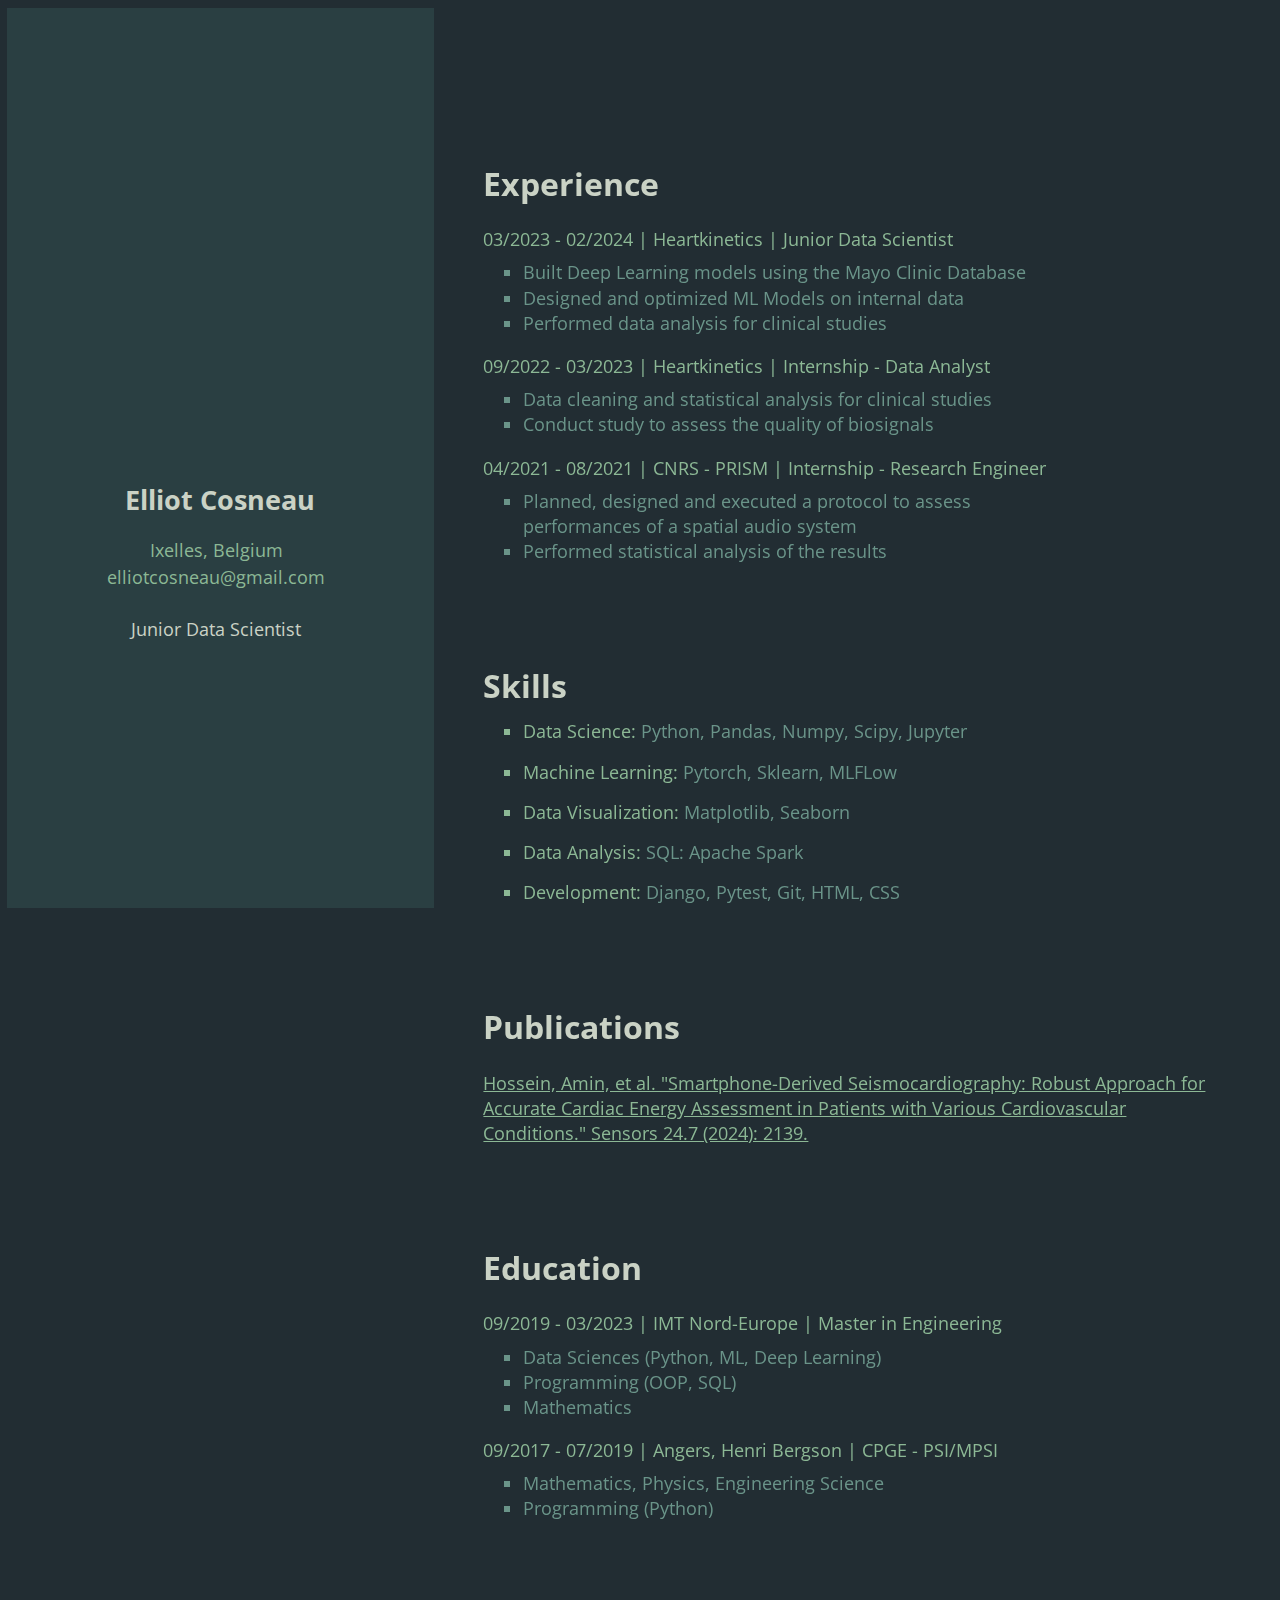
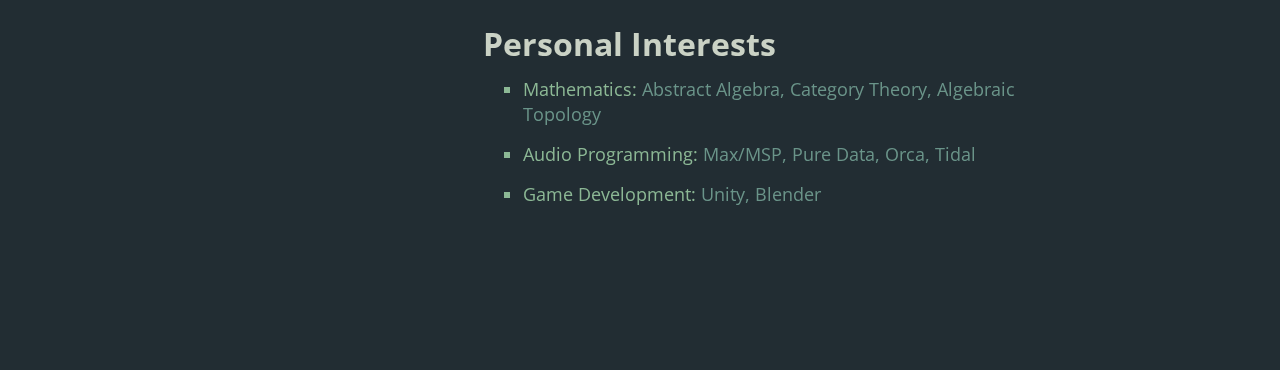
<file: index.html>
<!DOCTYPE html>

<html>
    <head>
        <meta charset="utf-8">
        <meta http-equiv="X-UA-Compatible" content="IE=edge">
        <title>Elliot</title>
        <meta name="description" content="">
        <meta name="viewport" content="width=device-width, initial-scale=1">
        <link rel="stylesheet" href="style_index.css">
    </head>
    <body class="main_color">

        <link
        href='https://fonts.googleapis.com/css?family=Lora:400,700,400italic|Open+Sans:300,400,500,700|Waiting+for+the+Sunrise|Shadows+Into+Light'
        rel='stylesheet' type='text/css'>
    
        <div class="wrapper clearfix">
            <div class="left left_color">
        
                <div class="name-hero">
        
                    <div class="me-img"></div>
        
                    <div class="name-text">
        
                        <h1 class="title_color">Elliot <em>Cosneau</em></h1>
                        <p class="main_text">Ixelles, Belgium</p>
                        <p class="main_text">elliotcosneau@gmail.com</p>
                        <br>
                        <p class="title_color">Junior Data Scientist</p>
                        <br>
                        <!-- <h1 class="title_color">Projects</h1> -->
                        <!-- <a class="main_text" href="hex.html">HexGuessr</a> -->
        
                    </div>
        
                </div>
        
            </div>
            <div class="right">
        
                <div class="inner">
                    <section>
                        <div>
                            <h1 class="title_color">Experience</h1>
        
                                <p class="main_text">03/2023 - 02/2024 | <em>Heartkinetics | Junior Data Scientist</em></p>
                                <ul class="secondary_text">
                                    <li>Built Deep Learning models using the Mayo Clinic Database</li>
                                    <li>Designed and optimized ML Models on internal data</li>
                                    <li>Performed data analysis for clinical studies</li>
                                </ul>
        
                                <p class="main_text">09/2022 - 03/2023 | <em>Heartkinetics | Internship - Data Analyst</em></p>
                                <ul class="secondary_text">
                                    <li>Data cleaning and statistical analysis for clinical studies</li>
                                    <li>Conduct study to assess the quality of biosignals</li>
                                </ul>
        
                                <p class="main_text">04/2021 - 08/2021 | <em>CNRS - PRISM | Internship - Research Engineer</em></p>
                                <ul class="secondary_text">
                                    <li>Planned, designed and executed a protocol to assess performances of a spatial audio system</li>
                                    <li>Performed statistical analysis of the results</li>
                                </ul>
                                </p>
                        </div>
                    </section>
        
                    <section>
                        <h1 class="title_color">Skills</h1>
                        <ul class="skill-set main_text">
                            <li>Data Science: <em class="secondary_text">Python, Pandas, Numpy, Scipy, Jupyter</em></li>
                            <li>Machine Learning: <em class="secondary_text">Pytorch, Sklearn, MLFLow</em></li>
                            <li>Data Visualization: <em class="secondary_text">Matplotlib, Seaborn</em></li>
                            <li>Data Analysis: <em class="secondary_text">SQL: Apache Spark</em></li>
                            <li>Development: <em class="secondary_text">Django, Pytest, Git, HTML, CSS</em></li>
                        </ul>
                    </section>
                    <section>
                        <h1 class="title_color">Publications</h1>
                        <a href="https://www.mdpi.com/1424-8220/24/7/2139" class="main_text">Hossein, Amin, et al. "Smartphone-Derived Seismocardiography: 
                            Robust Approach for Accurate Cardiac Energy Assessment in Patients with Various Cardiovascular Conditions." 
                            Sensors 24.7 (2024): 2139.</a>
                    </section>
        
                    <section>
                        <div>
                            <h1 class="title_color">Education</h1>
        
                                <p class="main_text">09/2019 - 03/2023 | <em>IMT Nord-Europe | Master in Engineering</em></p>
                                <ul class="secondary_text">
                                    <li>Data Sciences (Python, ML, Deep Learning)</li>
                                    <li>Programming (OOP, SQL)</li>
                                    <li>Mathematics</li>
                                </ul>
        
                                <p class="main_text">09/2017 - 07/2019 | <em>Angers, Henri Bergson | CPGE - PSI/MPSI </em></p>
                                <ul class="secondary_text">
                                    <li>Mathematics, Physics, Engineering Science</li>
                                    <li>Programming (Python)</li>
                                </ul>
                                </p>
                        </div>
                    </section>
        
                    <section>
                        <div>
                            <h1 class="title_color">Personal Interests</h1>
                            <ul class="skill-set main_text">
                                <li>Mathematics: <em class="secondary_text">Abstract Algebra, Category Theory, Algebraic Topology</em></li>
                                <li>Audio Programming: <em class="secondary_text">Max/MSP, Pure Data, Orca, Tidal</em></li>
                                <li>Game Development: <em class="secondary_text">Unity, Blender</em></li>
                            </ul>
                        </div>
                    </section>
                </div>
        
            </div>
    
        </div>

    </body>
</html>
</file>
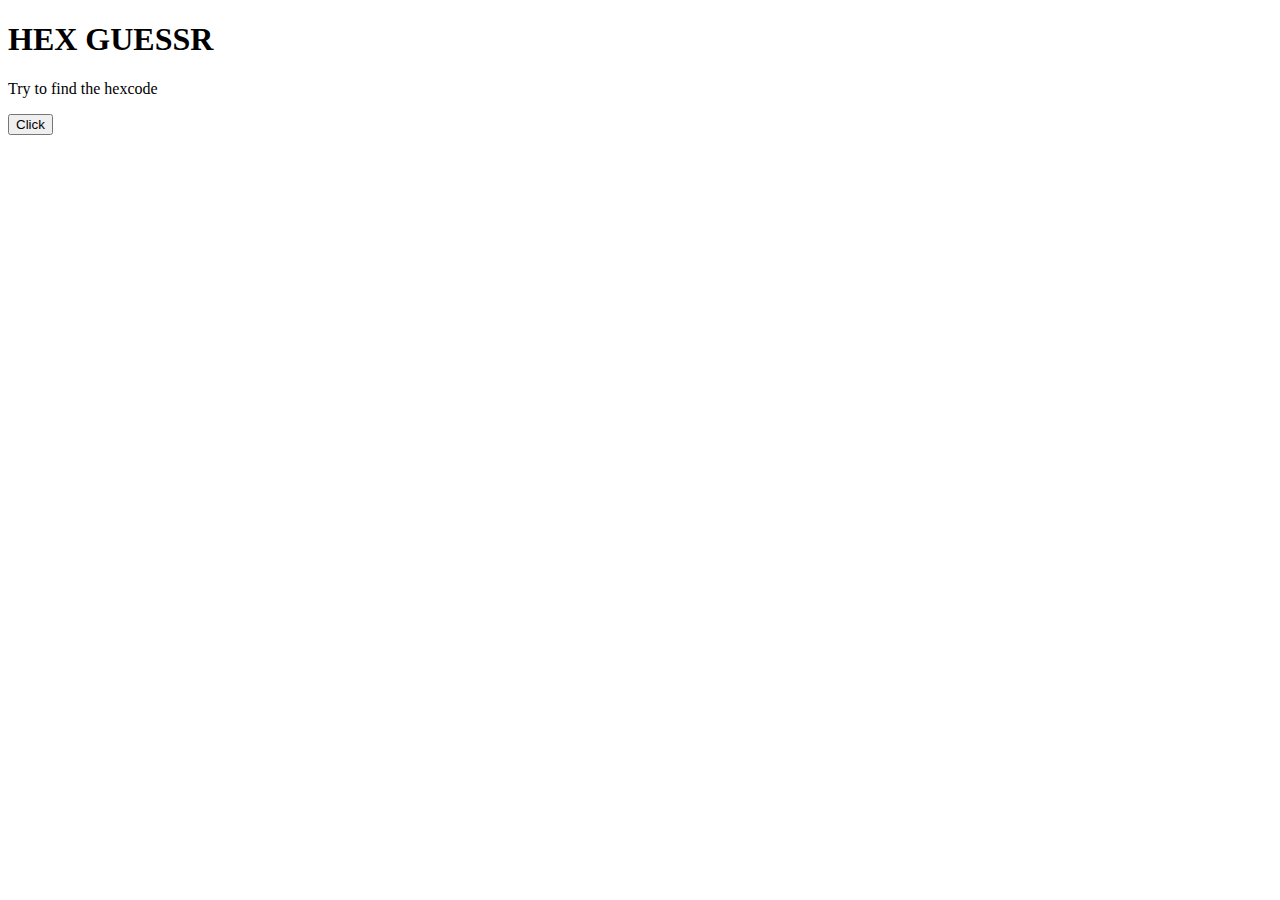
<file: hex.html>
<!DOCTYPE html>
<html>
  <head>
    <script type="text/javascript" src="js/hexguessr.js"></script>
    <style>
      #myDIV {
        width: 300px;
        height: 300px;
        background-color: coral;
        color: white;
      }
    </style>
  </head>
  <body>
    <h1>HEX GUESSR</h1>

    <p>
      Try to find the hexcode
    </p>

    <button onclick="changeColor()">Click</button>

  </body>
</html>
</file>
<file: style_index.css>
*,
*:before,
*:after {
	-moz-box-sizing: border-box;
	-webkit-box-sizing: border-box;
	box-sizing: border-box;
}

.main_color {
	/* background: #2f3e46; */
	background: #222d33;
}

.left_color {
	/* background-color: #354f52; */
	background-color: #2a3f42;
}

.title_color {
	color: #cad2c5;
}

.main_text {
	/* color: #84a98c; */
	color: #8cb895;
}

.secondary_text {
	/* color: #52796f; */
	color: #6a9489;
}




html {
	font-size: 100%;
}

body {
	-webkit-font-smoothing: antialiased;
	font-family: Open Sans, sans-serif;
	font-size: 18px;
	font-weight: 400;
	line-height: 1.4;
	text-rendering: optimizeLegibility;
}

.wrapper {
	height: 100%;
}

.left {
	float: right;
	height: 100%;
	margin-left: -1px;
	min-width: 256px;
	position: fixed;
	width: 33.33%;

}

.right {
	float: right;
	height: 100%;
	position: relative;
	width: 66.66%;
}


.name-hero {
	bottom: 0;
	height: 290px;
	left: 0;
	margin: auto;
	position: absolute;
	right: 0;
	top: 0;
	width: 85%;
}

.me-img {
	background: url(https://media-exp1.licdn.com/dms/image/C4E03AQGnLq_IB_mf8Q/profile-displayphoto-shrink_400_400/0/1631022739752?e=1648684800&v=beta&t=eICUjHeH_g9GQEItmEMK1j2gCADwqfjrlccSD_5za58) no-repeat center center;
	background-size: 100%;
	background-position: 0px;
	border-radius: 100%;
	height: 150px;
	margin: 0 auto;
	position: relative;
	width: 150px;
}

.name-hero h1 {
	font-family: Open Sans, sans-serif;
	font-size: 1.5em;
	text-align: center;
}

.name-hero h1 em {
	font-style: normal;
	font-weight: 700;
}

.name-hero p {
	font-size: 1em;
	line-height: 1.5;
	margin: 0 8px 0 0;
	text-align: center;
}

.name-text a {
	font-size: 1em;
	line-height: 1.5;
	margin: 0 8px 0 0;
	text-align: center;
}

.name-hero .name-text {
	margin: 0 auto;
	width: 85%;
	text-align: center;
}

.inner {
	margin: 0 auto;
	max-width: 975px;
	padding: 3em;
}

.inner h1 {
	font-size: 1.75em;
}

.inner p em {
	font-style: normal;
}

.inner section {
	margin: 100px auto;
}

ul {
	font-style: normal;
	margin-top: -10px;
	max-width: 570px;
	padding: 100;
}

li {
	list-style: square;
}

.skill-set li {
	margin: 15px 15px 0 0;
	text-align: left;
}

.skill-set li em {
	font-style: normal;
}


@media screen and (max-width: 48em) {

	.right,
	.left {
		float: none;
		position: relative !important;
		width: 100%;
		min-height: 500px;
	}
}

@media screen and (max-width: 75em) {
	body {
		font-size: 16px;
	}
}

@media screen and (max-width: 60em) {
	body {
		font-size: 14px;
	}
}

.clearfix:after {
	content: " ";
	/* Older browser do not support empty content */
	visibility: hidden;
	display: block;
	height: 0;
	clear: both;
}
</file>
